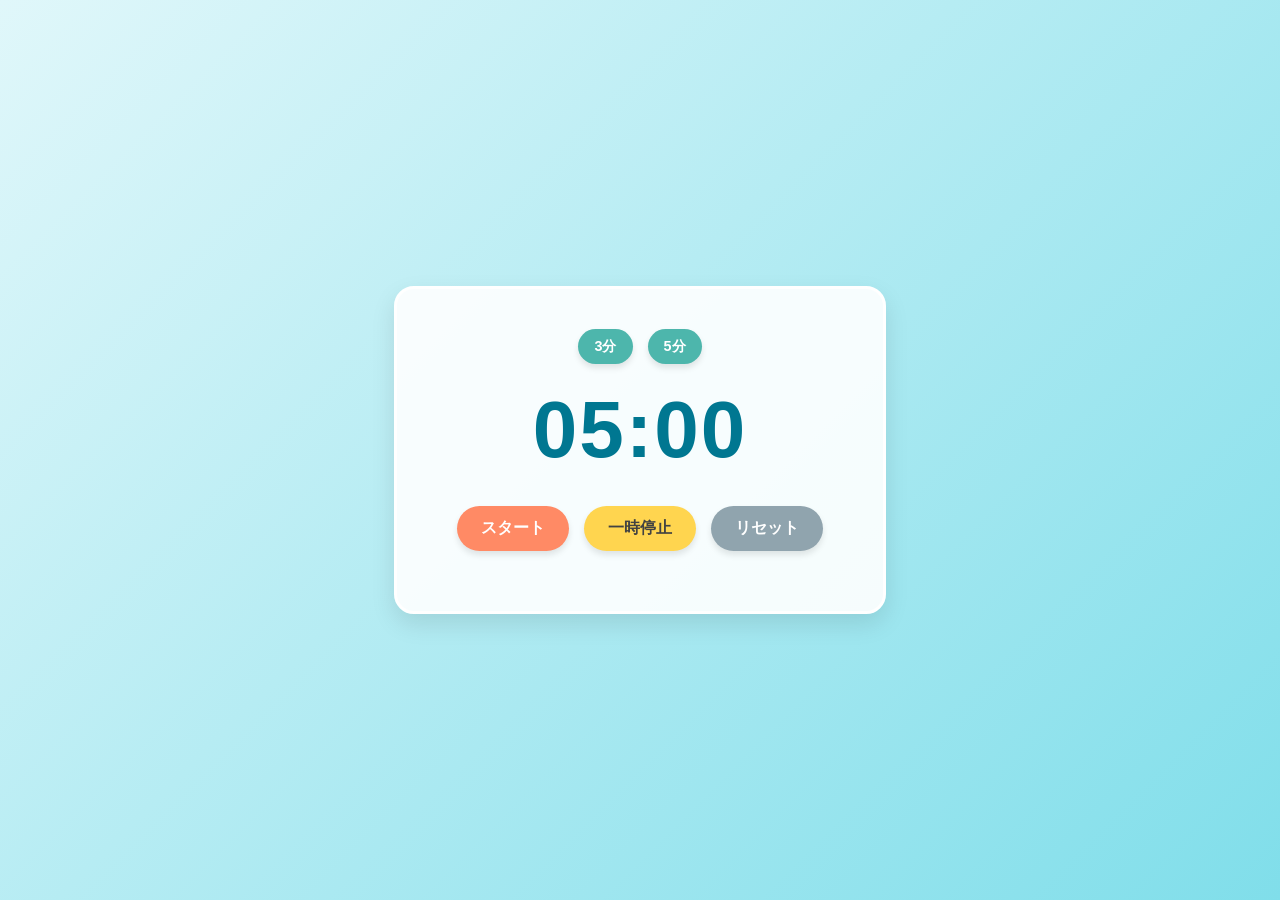
<file: index.html>
<!DOCTYPE html>
<html lang="ja">
<head>
  <meta charset="UTF-8">
  <meta name="viewport" content="width=device-width, initial-scale=1.0">
  <title>ラーメンタイマー</title>
  <link rel="icon" href="カップヌードルアイコン2.png">
  <link rel="stylesheet" href="style.css">
</head>
<body>
  <div class="timer-container">
    <div class="mode-buttons">
    <button onclick="setTimerMode(3)">3分</button>
    <button onclick="setTimerMode(5)">5分</button>
</div>
        <div id="timer-display">3:00</div>
        <div class="timer-buttons">
            <button id="start-btn">スタート</button>
            <button id="pause-btn">一時停止</button>
            <button id="reset-btn">リセット</button>
        </div>
    </div>

    <script src="script.js"></script>
</body>
</html>
</file>
<file: style.css>
/* 全体のリセットと背景設定 */
body {
    font-family: 'Helvetica Neue', Arial, sans-serif;
    background: linear-gradient(135deg, #e0f7fa 0%, #80deea 100%); 
    margin: 0;
    padding: 0;
    display: flex;
    justify-content: center;
    align-items: center;
    height: 100vh; 
}
/* タイマーの外枠 */
.timer-container {
    background-color: rgba(255, 255, 255, 0.9); 
    padding: 40px 60px;
    border-radius: 20px;
    box-shadow: 0 10px 25px rgba(0, 0, 0, 0.1); 
    text-align: center;
    border: 3px solid #ffffff;
}

/* 時間の表示 */
#timer-display {
    font-size: 5rem;
    font-weight: bold;
    color: #007791; 
    margin-bottom: 30px;
    letter-spacing: 2px;
}

/* ボタン */
.timer-buttons, .mode-buttons {
    display: flex;
    justify-content: center;
    gap: 15px; 
    margin-bottom: 20px;
}

/* ボタン共通のスタイル */
button {
    font-size: 1rem;
    font-weight: bold;
    padding: 12px 24px;
    border: none;
    border-radius: 50px;
    cursor: pointer;
    transition: all 0.2s ease; 
    box-shadow: 0 4px 6px rgba(0, 0, 0, 0.1);
}
/* マウスを乗せたときのエフェクト */
button:hover {
    transform: translateY(-2px); 
    box-shadow: 0 6px 12px rgba(0, 0, 0, 0.15);
}
/* クリックしたときのエフェクト */
button:active {
    transform: translateY(1px); /* カチッと沈む */
    box-shadow: 0 2px 4px rgba(0, 0, 0, 0.1);
}


/* 各ボタンの色設定 */
#start-btn {
    background-color: #ff8a65; 
    color: white;
}

#pause-btn {
    background-color: #ffd54f; 
    color: #424242;
}

#reset-btn {
    background-color: #90a4ae; 
    color: white;
}

/* 時間切り替えボタンのスタイル */
.mode-buttons button {
    background-color: #4db6ac; 
    color: white;
    font-size: 0.9rem;
    padding: 8px 16px;
}
</file>
